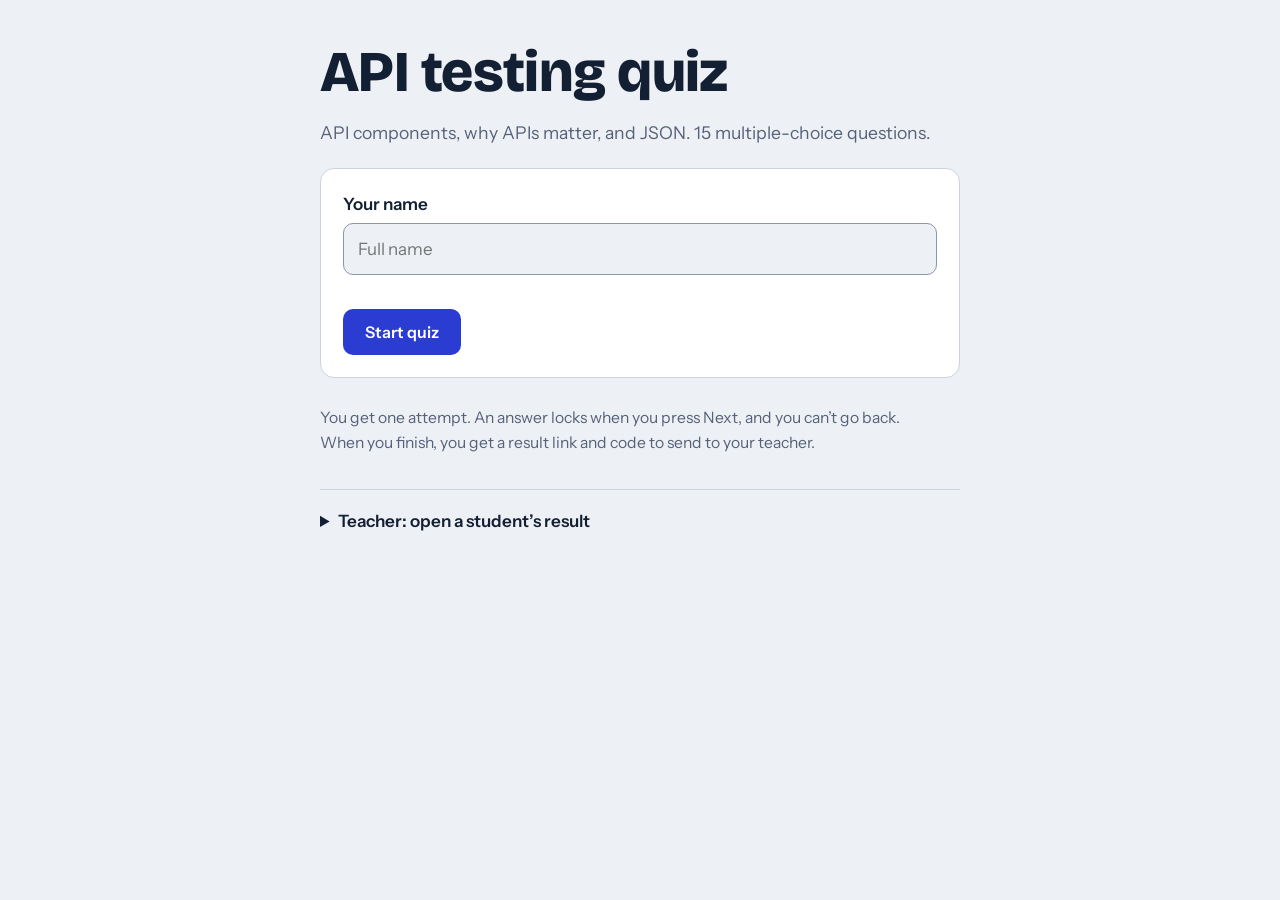
<file: api-testing-quiz.html>
<!DOCTYPE html>
<html lang="en">
<head>
<meta charset="utf-8">
<meta name="viewport" content="width=device-width, initial-scale=1, viewport-fit=cover">
<title>API testing quiz</title>
<link rel="preconnect" href="https://fonts.googleapis.com">
<link rel="preconnect" href="https://fonts.gstatic.com" crossorigin>
<link href="https://fonts.googleapis.com/css2?family=Bricolage+Grotesque:opsz,wght@12..96,600;12..96,800&family=Instrument+Sans:wght@400;500;600&family=JetBrains+Mono:wght@400;500&display=swap" rel="stylesheet">
<style>
:root{
  box-sizing:border-box;
  padding-top:env(safe-area-inset-top,0px);
  padding-bottom:env(safe-area-inset-bottom,0px);
  --bg:#EDF0F4; --surface:#FFFFFF; --ink:#132033; --muted:#55627A; --line:#CBD3DF; --line-strong:#8B97AC;
  --accent:#2A3CD1; --accent-ink:#FFFFFF; --accent-soft:#E6E9FB;
  --ok:#0A7A4B; --ok-bg:#DDF3E8; --bad:#B42318; --bad-bg:#FBE4E1;
  --code-bg:#101B2D; --code-ink:#E4EAF5; --code-k:#8FB4FF; --code-s:#9FE0B8; --code-n:#FFC98A; --code-dim:#8A97AE;
  --display:"Bricolage Grotesque","Trebuchet MS",system-ui,sans-serif;
  --body:"Instrument Sans",system-ui,-apple-system,"Segoe UI",sans-serif;
  --mono:"JetBrains Mono",ui-monospace,SFMono-Regular,Menlo,Consolas,monospace;
}
@media (prefers-color-scheme: dark){
  :root:not([data-theme="light"]){
    --bg:#0E1522; --surface:#161F30; --ink:#E6ECF6; --muted:#97A4BB; --line:#2B3750; --line-strong:#5C6B88;
    --accent:#8A9BFF; --accent-ink:#0E1522; --accent-soft:#1E2848;
    --ok:#5FD39B; --ok-bg:#123526; --bad:#FF8A80; --bad-bg:#3A1A1A;
    --code-bg:#0A1019;
  }
}
:root[data-theme="dark"]{
  --bg:#0E1522; --surface:#161F30; --ink:#E6ECF6; --muted:#97A4BB; --line:#2B3750; --line-strong:#5C6B88;
  --accent:#8A9BFF; --accent-ink:#0E1522; --accent-soft:#1E2848;
  --ok:#5FD39B; --ok-bg:#123526; --bad:#FF8A80; --bad-bg:#3A1A1A;
  --code-bg:#0A1019;
}
*,*::before,*::after{box-sizing:inherit}
html{scroll-padding-top:env(safe-area-inset-top,0px)}
body{margin:0;background:var(--bg);color:var(--ink);font:400 17px/1.55 var(--body);-webkit-text-size-adjust:100%}
main{max-width:680px;margin:0 auto;padding:40px 20px 72px}
h1,h2,h3{font-family:var(--display);line-height:1.12;margin:0;letter-spacing:-.01em}
h1{font-size:clamp(2.4rem,9vw,3.6rem);font-weight:800}
h2{font-size:clamp(1.4rem,4.6vw,1.75rem);font-weight:600;outline:none}
h3{font-size:1.1rem;font-weight:600}
p{margin:0 0 1em;max-width:62ch}
.lead{font-size:1.1rem;color:var(--muted);margin-top:14px}
.panel{background:var(--surface);border:1px solid var(--line);border-radius:14px;padding:22px}
label.field{display:block;font-weight:600;margin-bottom:6px}
input[type=text]{width:100%;font:inherit;color:var(--ink);background:var(--bg);border:1.5px solid var(--line-strong);border-radius:10px;padding:12px 14px}
input[type=text]:focus-visible,button:focus-visible,summary:focus-visible{outline:3px solid var(--accent);outline-offset:2px}
.hint{color:var(--muted);font-size:.93rem;margin:8px 0 0}
.error{color:var(--bad);font-weight:500;margin:10px 0 0;min-height:1.4em}
.btn{font:600 1rem var(--body);background:var(--accent);color:var(--accent-ink);border:0;border-radius:10px;padding:13px 22px;cursor:pointer}
.btn:disabled{opacity:.4;cursor:not-allowed}
.btn.ghost{background:transparent;color:var(--ink);border:1.5px solid var(--line-strong)}
.btn.small{padding:9px 14px;font-size:.92rem}
.stack>*+*{margin-top:22px}
.rules{margin:28px 0 0;color:var(--muted);font-size:.98rem}
details.open-result{margin-top:34px;border-top:1px solid var(--line);padding-top:18px}
details summary{cursor:pointer;font-weight:600}
details .row{margin-top:14px}
.row{display:flex;gap:10px;align-items:stretch}
.row input{flex:1;min-width:0}

/* quiz */
.meta{display:flex;justify-content:space-between;gap:12px;color:var(--muted);font-size:.93rem;margin-bottom:10px}
.bar{display:grid;grid-auto-flow:column;grid-auto-columns:1fr;gap:4px;margin-bottom:28px}
.bar i{height:6px;border-radius:3px;background:var(--line)}
.bar i.done{background:var(--accent)}
.bar i.now{background:var(--line-strong)}
.q-code{margin:16px 0 0}
pre.code{margin:0;background:var(--code-bg);color:var(--code-ink);font:400 .9rem/1.6 var(--mono);padding:16px 18px;border-radius:10px;overflow-x:auto;white-space:pre}
.opts{display:grid;gap:10px;margin:24px 0}
.opt{display:flex;gap:12px;align-items:flex-start;padding:13px 14px;border:1.5px solid var(--line);border-radius:10px;background:var(--surface);cursor:pointer}
.opt:hover{border-color:var(--line-strong)}
.opt input{position:absolute;opacity:0;pointer-events:none}
.opt .key{flex:none;width:26px;height:26px;border-radius:7px;border:1.5px solid var(--line-strong);display:grid;place-items:center;font:600 .85rem var(--body);color:var(--muted)}
.opt .txt{padding-top:1px;overflow-wrap:anywhere}
.opt .txt.mono{font:400 .92rem/1.5 var(--mono);padding-top:3px}
.opt:has(input:checked){border-color:var(--accent);background:var(--accent-soft)}
.opt:has(input:checked) .key{background:var(--accent);border-color:var(--accent);color:var(--accent-ink)}
.opt:has(input:focus-visible){outline:3px solid var(--accent);outline-offset:2px}
.actions{display:flex;justify-content:space-between;align-items:center;gap:12px}
.actions .hint{margin:0}

/* result */
.response{background:var(--code-bg);color:var(--code-ink);border-radius:14px;overflow:hidden}
.response .status{display:flex;align-items:center;gap:10px;padding:12px 18px;border-bottom:1px solid rgba(255,255,255,.12);font:500 .88rem var(--mono);color:var(--code-dim)}
.response .status b{color:var(--code-s);font-weight:500}
.response pre{margin:0;padding:18px;font:400 .95rem/1.7 var(--mono);overflow-x:auto;white-space:pre}
.k{color:var(--code-k)} .s{color:var(--code-s)} .n{color:var(--code-n)}
.share label{display:block;font-weight:600;margin:0 0 6px}
.share .row+label{margin-top:16px}
.share input{font:400 .85rem var(--mono)}
.review{list-style:none;margin:18px 0 0;padding:0;display:grid;gap:14px}
.review li{background:var(--surface);border:1px solid var(--line);border-radius:12px;padding:16px 18px}
.review .qt{font-weight:600;margin:0 0 10px}
.review .qn{color:var(--muted);font-weight:500;margin-right:6px}
.tag{display:inline-block;font-weight:600;font-size:.9rem;border-radius:6px;padding:2px 9px;margin-bottom:8px}
.tag.ok{background:var(--ok-bg);color:var(--ok)}
.tag.bad{background:var(--bad-bg);color:var(--bad)}
.review p{margin:0 0 6px;font-size:.98rem}
.review .why{color:var(--muted)}
.mono-inline{font:400 .9em var(--mono);overflow-wrap:anywhere}
.notice{border-left:4px solid var(--line-strong);padding:4px 0 4px 14px;color:var(--muted);font-size:.95rem;margin:22px 0 0}
.top-note{margin-top:10px;color:var(--muted)}
@media (max-width:480px){
  main{padding-top:28px}
  .row{flex-direction:column}
  .panel{padding:18px}
}
@media (prefers-reduced-motion: no-preference){
  .bar i{transition:background .25s}
}
</style>
</head>
<body>
<main id="app" aria-live="polite"></main>

<script>
"use strict";
var QUESTIONS = [
  {t:"components", q:"Look at this request URL. Which part is the query parameter?",
   code:"https://api.shop.com/v1/products/42?currency=USD",
   o:["https://api.shop.com","/v1/products/42","currency=USD","products"], a:2,
   why:"Query parameters come after the ? and are written as key=value pairs. Here, currency is the key and USD is the value."},
  {t:"components", q:"In the same URL, what does the 42 represent?",
   code:"https://api.shop.com/v1/products/42?currency=USD",
   o:["A path parameter that identifies one product","A query parameter","A request header","A status code"], a:0,
   why:"42 sits inside the path, so it is a path parameter. It points to one specific product (the resource)."},
  {t:"components", q:"Which HTTP method is normally used to create a new resource?",
   o:["GET","POST","DELETE","PATCH"], a:1,
   why:"POST sends data to the server so it can create something new. GET reads data, DELETE removes it and PATCH updates part of it."},
  {t:"components", q:"Where does an API normally expect an authentication token, such as a Bearer token?",
   o:["In the status code","In the response body only","In the /v1 part of the path","In the request headers"], a:3,
   why:"Tokens travel in the Authorization header, for example Authorization: Bearer <token>. Headers carry information about the request."},
  {t:"components", q:"Which status code means a new resource was created successfully?",
   o:["204","301","201","200"], a:2,
   why:"201 Created is the specific code for a successful creation. 200 means a general success, 204 means success with no content, 301 is a redirect."},
  {t:"components", q:"The server answers with 401 Unauthorized. What is the most likely cause?",
   o:["The token is missing or invalid","The endpoint does not exist","The server has crashed","The response body is empty"], a:0,
   why:"401 means the server could not verify who you are, usually because the credentials are missing, expired or wrong. A missing endpoint gives 404 and a crash gives 5xx."},
  {t:"components", q:"Which statement about the request body is correct?",
   o:["It holds the status code returned by the server","It carries the data sent to the server, common in POST and PUT requests","It must be present in every GET request","It is where the endpoint URL is written"], a:1,
   why:"The body is the payload you send, such as the JSON for a new user. GET requests normally have no body."},
  {t:"components", q:"What is an endpoint?",
   o:["The database behind the API","The tool used to send requests","A specific URL where an API resource can be reached","The last line of a JSON file"], a:2,
   why:"An endpoint is a URL, combined with an HTTP method, that exposes one operation or resource, for example GET /v1/products/42."},

  {t:"importance", q:"Why can API testing start earlier than UI testing?",
   o:["APIs never contain bugs","The API layer can be called directly, before any user interface is built","UI tests are not allowed in early stages","APIs do not need test data"], a:1,
   why:"The backend can be tested with plain requests as soon as it exists. Bugs in business logic are found earlier and are cheaper to fix."},
  {t:"importance", q:"What is the main reason APIs are important in software?",
   o:["They make applications look better","They replace the need for databases","They let different systems talk to each other through a defined contract","They remove the need for authentication"], a:2,
   why:"An API is an agreed contract. Web apps, mobile apps and third-party services can all use the same backend without knowing how it works inside."},
  {t:"importance", q:"Why are API tests usually more stable than UI tests?",
   o:["They never fail","They run only once","They do not need a server","They check the logic directly, so layout and button changes do not break them"], a:3,
   why:"UI tests depend on screens, locators and timing. API tests only depend on the request and response, so they break less often and run faster."},

  {t:"json", q:"Which of these is valid JSON?",
   o:["{'name': 'Sara'}","{\"name\": \"Sara\"}","{name: \"Sara\"}","{\"name\": \"Sara\",}"], a:1, optCode:true,
   why:"JSON keys and text values must use double quotes. Single quotes, unquoted keys and a trailing comma are all invalid."},
  {t:"json", q:"Which of these is NOT a JSON data type?",
   o:["Array","null","Date","Boolean"], a:2,
   why:"JSON has string, number, boolean, null, object and array. Dates are sent as strings, for example \"2026-09-20\"."},
  {t:"json", q:"What is the value of user.roles[1] in this response?",
   code:"{\n  \"user\": {\n    \"id\": 7,\n    \"roles\": [\"admin\", \"tester\"]\n  }\n}",
   o:["\"tester\"","\"admin\"","7","[\"admin\", \"tester\"]"], a:0, optCode:true,
   why:"Array positions start at 0, so roles[0] is \"admin\" and roles[1] is \"tester\"."},
  {t:"json", q:"Which Content-Type header tells the server that the request body is JSON?",
   o:["text/plain","application/json","application/xml","text/html"], a:1, optCode:true,
   why:"Content-Type: application/json declares the body format, so the server knows how to parse it."}
];
var TOTAL = QUESTIONS.length;
var TOPICS = [
  {key:"components", label:"API components"},
  {key:"importance", label:"Importance of APIs"},
  {key:"json", label:"JSON"}
];
var KEY = "api-testing-quiz-v1";
var app = document.getElementById("app");
var memState = null;

/* ---------- helpers ---------- */
function esc(s){return String(s).replace(/&/g,"&amp;").replace(/</g,"&lt;").replace(/>/g,"&gt;").replace(/"/g,"&quot;")}
function load(){try{var v=localStorage.getItem(KEY);return v?JSON.parse(v):memState}catch(e){return memState}}
function save(s){memState=s;try{localStorage.setItem(KEY,JSON.stringify(s));return true}catch(e){return false}}
function storageWorks(){try{localStorage.setItem(KEY+"-t","1");localStorage.removeItem(KEY+"-t");return true}catch(e){return false}}
function b64(s){var bytes=new TextEncoder().encode(s),bin="";for(var i=0;i<bytes.length;i++)bin+=String.fromCharCode(bytes[i]);return btoa(bin).replace(/\+/g,"-").replace(/\//g,"_").replace(/=+$/,"")}
function unb64(s){s=s.replace(/-/g,"+").replace(/_/g,"/");while(s.length%4)s+="=";var bin=atob(s),arr=new Uint8Array(bin.length);for(var i=0;i<bin.length;i++)arr[i]=bin.charCodeAt(i);return new TextDecoder().decode(arr)}
function chk(str){var h=0x811c9dc5,t=str+"|api-quiz";for(var i=0;i<t.length;i++){h^=t.charCodeAt(i);h=Math.imul(h,0x01000193)>>>0}return h.toString(16)}
function encode(s){var body=b64(JSON.stringify({n:s.name,a:s.answers,t:s.t}));return body+"."+chk(body)}
function decode(code){
  try{
    var i=code.lastIndexOf(".");if(i<1)return null;
    var body=code.slice(0,i);if(chk(body)!==code.slice(i+1))return null;
    var p=JSON.parse(unb64(body));
    if(typeof p.n!=="string"||p.n.length>80||!Array.isArray(p.a)||p.a.length!==TOTAL||!Number.isFinite(p.t))return null;
    for(var k=0;k<p.a.length;k++){if(!Number.isInteger(p.a[k])||p.a[k]<0||p.a[k]>3)return null}
    return {name:p.n,answers:p.a,t:p.t};
  }catch(e){return null}
}
function grade(answers){
  var score=0,by={};
  TOPICS.forEach(function(t){by[t.key]={got:0,of:0}});
  QUESTIONS.forEach(function(q,i){by[q.t].of++;if(answers[i]===q.a){score++;by[q.t].got++}});
  return {score:score,by:by,pct:Math.round(score/TOTAL*100)};
}
function baseUrl(){return location.href.split("#")[0]}
function copyText(text,btn,input){
  var done=function(){var o=btn.textContent;btn.textContent="Copied";setTimeout(function(){btn.textContent=o},1600)};
  var fallback=function(){try{input.focus();input.select();document.execCommand("copy");done()}catch(e){input.select()}};
  if(navigator.clipboard&&navigator.clipboard.writeText){navigator.clipboard.writeText(text).then(done,fallback)}else{fallback()}
}
function focusHeading(){var h=app.querySelector("h1,h2");if(h){h.setAttribute("tabindex","-1");h.focus({preventScroll:true})}window.scrollTo(0,0)}

/* ---------- views ---------- */
function showStart(msg){
  var warn=storageWorks()?"":'<p class="notice">This browser is blocking saved progress, so the one-attempt limit cannot be kept here. Please do not refresh the page during the quiz.</p>';
  app.innerHTML=
    '<div class="stack">'+
    '<div><h1>API testing quiz</h1>'+
    '<p class="lead">API components, why APIs matter, and JSON. '+TOTAL+' multiple-choice questions.</p></div>'+
    '<div class="panel">'+
      '<label class="field" for="name">Your name</label>'+
      '<input type="text" id="name" maxlength="60" autocomplete="name" dir="auto" placeholder="Full name">'+
      '<p class="error" id="err" role="alert">'+(msg?esc(msg):"")+'</p>'+
      '<button class="btn" id="start" type="button">Start quiz</button>'+
    '</div>'+
    '<p class="rules">You get one attempt. An answer locks when you press Next, and you can\u2019t go back. When you finish, you get a result link and code to send to your teacher.</p>'+
    warn+
    '<details class="open-result"><summary>Teacher: open a student\u2019s result</summary>'+
      '<div class="row"><input type="text" id="paste" placeholder="Paste result link or code" aria-label="Result link or code">'+
      '<button class="btn small" id="open" type="button">Open result</button></div>'+
      '<p class="error" id="err2" role="alert"></p>'+
    '</details></div>';
  var nameEl=document.getElementById("name"),err=document.getElementById("err");
  function start(){
    var name=nameEl.value.trim().replace(/\s+/g," ");
    if(name.length<2){err.textContent="Enter your name (at least 2 characters) to start.";nameEl.focus();return}
    var s={name:name,answers:[],done:false,t0:Date.now()};
    save(s);showQuiz(s);
  }
  document.getElementById("start").addEventListener("click",start);
  nameEl.addEventListener("keydown",function(e){if(e.key==="Enter")start()});
  document.getElementById("open").addEventListener("click",function(){
    var v=document.getElementById("paste").value.trim(),m=v.match(/#r=([^\s]+)/);
    var r=decode(m?m[1]:v);
    if(!r){document.getElementById("err2").textContent="That result code is not valid. Copy it again from the student\u2019s message.";return}
    showResult(r,"teacher");
  });
}

function showQuiz(s){
  var idx=s.answers.length;
  if(idx>=TOTAL){s.done=true;s.t=s.t||Date.now();save(s);return showResult(s,"own")}
  var q=QUESTIONS[idx],sel=null,topic=TOPICS.filter(function(t){return t.key===q.t})[0].label;
  var bar="";for(var i=0;i<TOTAL;i++)bar+='<i class="'+(i<idx?"done":i===idx?"now":"")+'"></i>';
  var opts=q.o.map(function(o,i){
    return '<label class="opt"><input type="radio" name="opt" value="'+i+'"><span class="key" aria-hidden="true">'+"ABCD"[i]+'</span><span class="txt'+(q.optCode?" mono":"")+'">'+esc(o)+'</span></label>';
  }).join("");
  app.innerHTML=
    '<div class="meta"><span>Question '+(idx+1)+' of '+TOTAL+'</span><span>'+esc(topic)+'</span></div>'+
    '<div class="bar" aria-hidden="true">'+bar+'</div>'+
    '<h2>'+esc(q.q)+'</h2>'+
    (q.code?'<div class="q-code"><pre class="code">'+esc(q.code)+'</pre></div>':"")+
    '<fieldset style="border:0;padding:0;margin:0"><legend class="sr" style="position:absolute;left:-9999px">Choose one answer</legend><div class="opts">'+opts+'</div></fieldset>'+
    '<div class="actions"><p class="hint">Answers lock when you press '+(idx===TOTAL-1?"Finish":"Next")+'.</p>'+
    '<button class="btn" id="next" type="button" disabled>'+(idx===TOTAL-1?"Finish quiz":"Next")+'</button></div>';
  var next=document.getElementById("next");
  app.querySelectorAll('input[name="opt"]').forEach(function(r){
    r.addEventListener("change",function(){sel=Number(r.value);next.disabled=false});
  });
  next.addEventListener("click",function(){
    if(sel===null)return;
    s.answers.push(sel);
    if(s.answers.length===TOTAL){s.done=true;s.t=Date.now()}
    save(s);
    showQuiz(s);
  });
  focusHeading();
}

function jsonPanel(name,g,t){
  var K=function(x){return '<span class="k">"'+x+'"</span>'},S=function(x){return '<span class="s">"'+esc(x)+'"</span>'},N=function(x){return '<span class="n">'+x+'</span>'};
  var topics=TOPICS.map(function(tp,i){return "    "+K(tp.key)+": "+S(g.by[tp.key].got+"/"+g.by[tp.key].of)+(i<TOPICS.length-1?",":"")}).join("\n");
  var body="{\n  "+K("student")+': <span dir="auto">'+S(name)+"</span>,\n  "+K("score")+": "+N(g.score)+",\n  "+K("total")+": "+N(TOTAL)+",\n  "+K("percent")+": "+N(g.pct)+",\n  "+K("topics")+": {\n"+topics+"\n  },\n  "+K("completedAt")+": "+S(new Date(t).toISOString().slice(0,16).replace("T"," ")+" UTC")+"\n}";
  return '<div class="response"><div class="status"><b>HTTP/1.1 200 OK</b><span>quiz result</span></div><pre>'+body+'</pre></div>';
}

function reviewList(answers){
  return '<ol class="review">'+QUESTIONS.map(function(q,i){
    var ok=answers[i]===q.a,cls=q.optCode?"mono-inline":"";
    return '<li><p class="qt"><span class="qn">'+(i+1)+'.</span>'+esc(q.q)+'</p>'+
      (q.code?'<pre class="code" style="margin-bottom:12px">'+esc(q.code)+'</pre>':"")+
      '<span class="tag '+(ok?"ok":"bad")+'">'+(ok?"\u2713 Correct":"\u2717 Incorrect")+'</span>'+
      '<p>Answer given: <span class="'+cls+'">'+esc(q.o[answers[i]])+'</span></p>'+
      (ok?"":'<p>Correct answer: <span class="'+cls+'">'+esc(q.o[q.a])+'</span></p>')+
      '<p class="why">'+esc(q.why)+'</p></li>';
  }).join("")+'</ol>';
}

function showResult(s,mode){
  var g=grade(s.answers),t=s.t||Date.now(),html;
  if(mode==="own"){
    var code=encode({name:s.name,answers:s.answers,t:t}),link=baseUrl()+"#r="+code;
    html=
      '<div class="stack"><div><h2>You finished, '+esc(s.name)+'.</h2>'+
      '<p class="top-note">This was your one attempt. Send the link or code below to your teacher so they can see your result.</p></div>'+
      jsonPanel(s.name,g,t)+
      '<div class="panel share"><h3 style="margin-bottom:14px">Send your result to your teacher</h3>'+
        '<label for="lnk">Result link</label><div class="row"><input type="text" id="lnk" readonly value="'+esc(link)+'"><button class="btn small" id="cl" type="button">Copy link</button></div>'+
        '<label for="cod">Result code</label><div class="row"><input type="text" id="cod" readonly value="'+esc(code)+'"><button class="btn small" id="cc" type="button">Copy code</button></div>'+
        '<p class="hint">If the link does not open your result, your teacher can paste the code into \u201cOpen a result\u201d on the quiz page.</p>'+
      '</div>'+
      '<div><h3>Review your answers</h3>'+reviewList(s.answers)+'</div></div>';
    app.innerHTML=html;
    document.getElementById("cl").addEventListener("click",function(){copyText(link,this,document.getElementById("lnk"))});
    document.getElementById("cc").addEventListener("click",function(){copyText(code,this,document.getElementById("cod"))});
  }else{
    app.innerHTML=
      '<div class="stack"><div><h2>Result for <span dir="auto">'+esc(s.name)+'</span></h2>'+
      '<p class="top-note">The score is recalculated from the answers the student submitted.</p></div>'+
      jsonPanel(s.name,g,t)+
      '<div><h3>Answer review</h3>'+reviewList(s.answers)+'</div>'+
      '<div><button class="btn ghost" id="back" type="button">Go to quiz page</button></div></div>';
    document.getElementById("back").addEventListener("click",function(){
      if(location.hash){history.replaceState(null,"",baseUrl())}
      route();
    });
  }
  focusHeading();
}

function route(){
  var m=location.hash.match(/^#r=(.+)$/);
  if(m){
    var r=decode(m[1]);
    if(r)return showResult(r,"teacher");
    return showStart("That result link is not valid. Ask the student to copy it again.");
  }
  var s=load();
  if(s&&s.done)return showResult(s,"own");
  if(s&&s.name)return showQuiz(s);
  showStart();
}
window.addEventListener("hashchange",route);
route();
</script>
</body>
</html>
</file>
